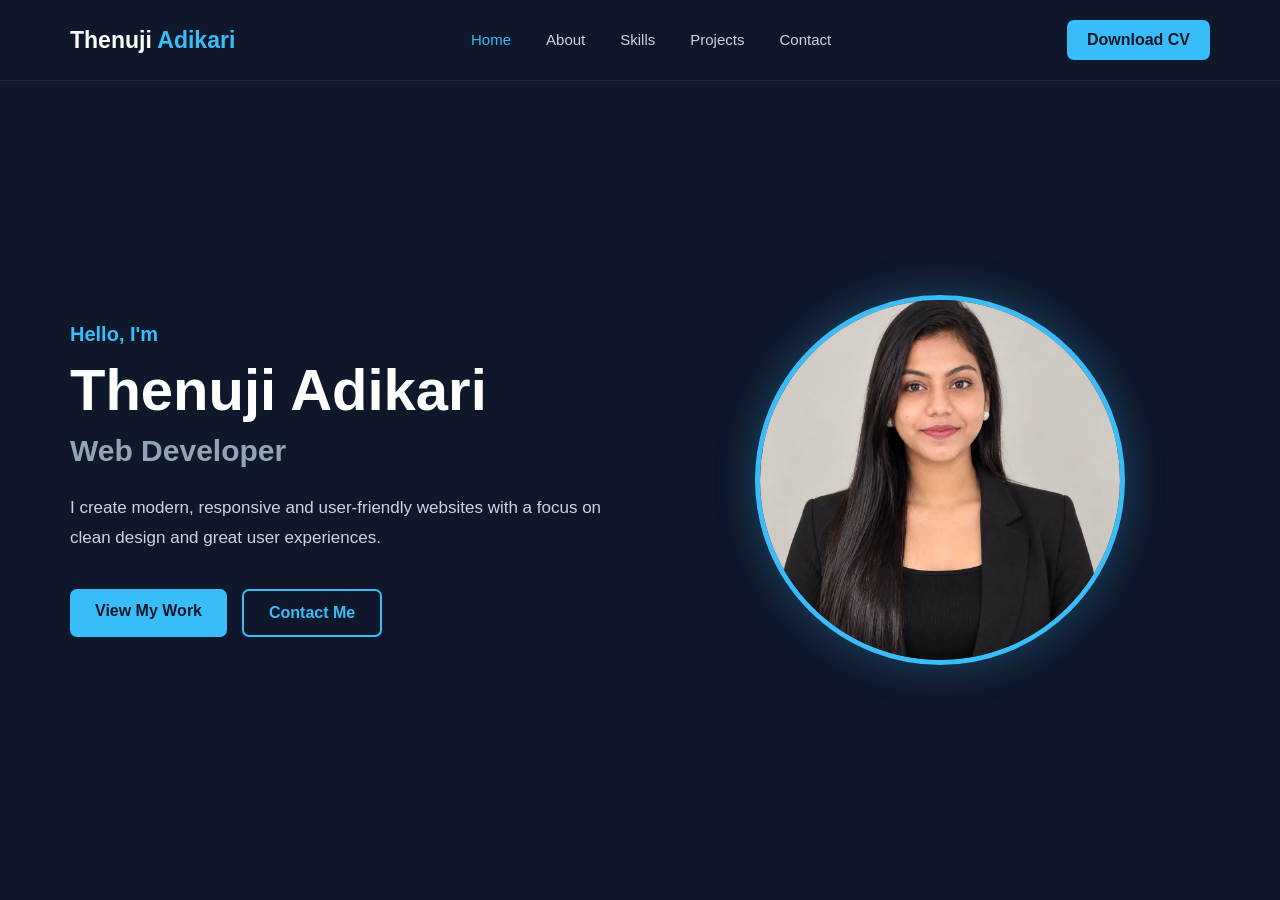
<file: index.html>
﻿<!DOCTYPE html>
<html lang="en">

<head>
    <meta charset="UTF-8">
    <meta name="viewport" content="width=device-width, initial-scale=1.0">

    <title>Thenuji Adikari | Web Developer</title>

    <style>
        * {
            margin: 0;
            padding: 0;
            box-sizing: border-box;
        }

        html {
            scroll-behavior: smooth;
        }

        body {
            font-family: Arial, Helvetica, sans-serif;
            background-color: #0f172a;
            color: #ffffff;
        }

        /* =========================
           NAVIGATION
        ========================= */

        header {
            position: fixed;
            top: 0;
            left: 0;
            width: 100%;
            background-color: #0f172a;
            border-bottom: 1px solid #1e293b;
            z-index: 1000;
        }

        .navbar {
            max-width: 1200px;
            height: 80px;
            margin: auto;
            padding: 0 30px;

            display: flex;
            align-items: center;
            justify-content: space-between;
        }

        .logo {
            color: #ffffff;
            font-size: 23px;
            font-weight: bold;
            text-decoration: none;
        }

        .logo span {
            color: #38bdf8;
        }

        .nav-links {
            display: flex;
            align-items: center;
            gap: 35px;
            list-style: none;
        }

        .nav-links a {
            color: #cbd5e1;
            font-size: 15px;
            text-decoration: none;
            transition: 0.3s;
        }

        .nav-links a:hover,
        .nav-links .active {
            color: #38bdf8;
        }

        /* =========================
           DOWNLOAD CV BUTTON
        ========================= */

        .cv-btn {
            background-color: #38bdf8;
            color: #0f172a;
            padding: 11px 20px;
            border-radius: 7px;
            text-decoration: none;
            font-weight: bold;
            transition: 0.3s;
        }

        .cv-btn:hover {
            background-color: #7dd3fc;
            transform: translateY(-2px);
        }

        /* =========================
           MOBILE MENU BUTTON
        ========================= */

        .menu-btn {
            display: none;
            background: none;
            border: none;
            color: #ffffff;
            font-size: 28px;
            cursor: pointer;
        }

        /* =========================
           HOME SECTION
        ========================= */

        .hero {
            max-width: 1200px;
            min-height: 100vh;
            margin: auto;
            padding: 120px 30px 60px;

            display: flex;
            align-items: center;
            justify-content: space-between;
            gap: 60px;
        }

        /* LEFT SIDE */

        .hero-content {
            flex: 1;
        }

        .intro {
            color: #38bdf8;
            font-size: 20px;
            font-weight: 600;
            margin-bottom: 12px;
        }

        .hero h1 {
            font-size: 58px;
            line-height: 1.1;
            margin-bottom: 12px;
        }

        .hero h2 {
            color: #94a3b8;
            font-size: 30px;
            margin-bottom: 25px;
        }

        .hero-description {
            max-width: 600px;
            color: #cbd5e1;
            font-size: 17px;
            line-height: 1.8;
            margin-bottom: 35px;
        }

        /* =========================
           BUTTONS
        ========================= */

        .hero-buttons {
            display: flex;
            gap: 15px;
        }

        .primary-btn,
        .secondary-btn {
            display: inline-block;
            padding: 13px 25px;
            border-radius: 7px;
            text-decoration: none;
            font-weight: bold;
            transition: 0.3s;
        }

        .primary-btn {
            background-color: #38bdf8;
            color: #0f172a;
        }

        .primary-btn:hover {
            background-color: #7dd3fc;
            transform: translateY(-2px);
        }

        .secondary-btn {
            color: #38bdf8;
            border: 2px solid #38bdf8;
        }

        .secondary-btn:hover {
            background-color: #38bdf8;
            color: #0f172a;
            transform: translateY(-2px);
        }

        /* =========================
           PROFILE IMAGE
        ========================= */

        .hero-image {
            flex: 1;

            display: flex;
            justify-content: center;
            align-items: center;
        }

        .hero-image img {
            width: 370px;
            height: 370px;
            object-fit: cover;

            border-radius: 50%;
            border: 5px solid #38bdf8;

            box-shadow: 0 0 40px rgba(56, 189, 248, 0.30);

            transition: 0.3s;
        }

        .hero-image img:hover {
            transform: scale(1.03);

            box-shadow: 0 0 55px rgba(56, 189, 248, 0.45);
        }

        /* =========================
           TABLET / MOBILE
        ========================= */

        @media (max-width: 850px) {

            .nav-links {
                display: none;
                position: absolute;
                top: 80px;
                left: 0;
                width: 100%;
                background-color: #0f172a;
                padding: 25px;
                flex-direction: column;
                gap: 20px;
                border-top: 1px solid #1e293b;
            }

            .nav-links.show {
                display: flex;
            }

            .cv-btn {
                display: none;
            }

            .menu-btn {
                display: block;
            }

            .hero {
                flex-direction: column-reverse;
                text-align: center;
                padding-top: 130px;
            }

            .hero-content {
                display: flex;
                flex-direction: column;
                align-items: center;
            }

            .hero h1 {
                font-size: 42px;
            }

            .hero h2 {
                font-size: 25px;
            }

            .hero-image img {
                width: 260px;
                height: 260px;
            }

            .hero-buttons {
                justify-content: center;
            }
        }

        /* =========================
           SMALL PHONES
        ========================= */

        @media (max-width: 480px) {

            .navbar {
                padding: 0 20px;
            }

            .logo {
                font-size: 20px;
            }

            .hero {
                padding-left: 20px;
                padding-right: 20px;
            }

            .hero h1 {
                font-size: 36px;
            }

            .hero h2 {
                font-size: 22px;
            }

            .hero-description {
                font-size: 15px;
            }

            .hero-buttons {
                flex-direction: column;
                width: 100%;
            }

            .primary-btn,
            .secondary-btn {
                width: 100%;
                text-align: center;
            }

            .hero-image img {
                width: 220px;
                height: 220px;
            }
        }
    </style>

</head>

<body>

    <!-- =========================
         NAVIGATION
    ========================= -->

    <header>

        <nav class="navbar">

            <a href="index.html" class="logo">
                Thenuji <span>Adikari</span>
            </a>

            <ul class="nav-links" id="navLinks">

                <li>
                    <a href="index.html" class="active">Home</a>
                </li>

                <li>
                    <a href="about.html">About</a>
                </li>

                <li>
                    <a href="skills.html">Skills</a>
                </li>

                <li>
                    <a href="projects.html">Projects</a>
                </li>

                <li>
                    <a href="contact.html">Contact</a>
                </li>

            </ul>


<!-- DOWNLOAD CV -->
<a href="Thenuji_Adikari_CV.pdf"
   class="cv-btn"
   download>
    Download CV
</a>

            <button class="menu-btn"
                    id="menuBtn"
                    type="button">
                ☰
            </button>

        </nav>

    </header>


    <!-- =========================
         HOME
    ========================= -->

    <main>

        <section class="hero">

            <!-- LEFT SIDE -->

            <div class="hero-content">

                <p class="intro">
                    Hello, I'm
                </p>

                <h1>
                    Thenuji Adikari
                </h1>

                <h2>
                    Web Developer
                </h2>

                <p class="hero-description">
                    I create modern, responsive and user-friendly
                    websites with a focus on clean design and
                    great user experiences.
                </p>

                <div class="hero-buttons">

                    <a href="projects.html"
                       class="primary-btn">
                        View My Work
                    </a>

                    <a href="contact.html"
                       class="secondary-btn">
                        Contact Me
                    </a>

                </div>

            </div>


            <!-- RIGHT SIDE -->

            <div class="hero-image">

                <img src="profile.jpg"
     alt="Thenuji Adikari">

            </div>

        </section>

    </main>


    <!-- MOBILE MENU JAVASCRIPT -->

    <script>

        const menuBtn = document.getElementById("menuBtn");
        const navLinks = document.getElementById("navLinks");

        menuBtn.addEventListener("click", function () {
            navLinks.classList.toggle("show");
        });

    </script>

</body>

</html>
</file>
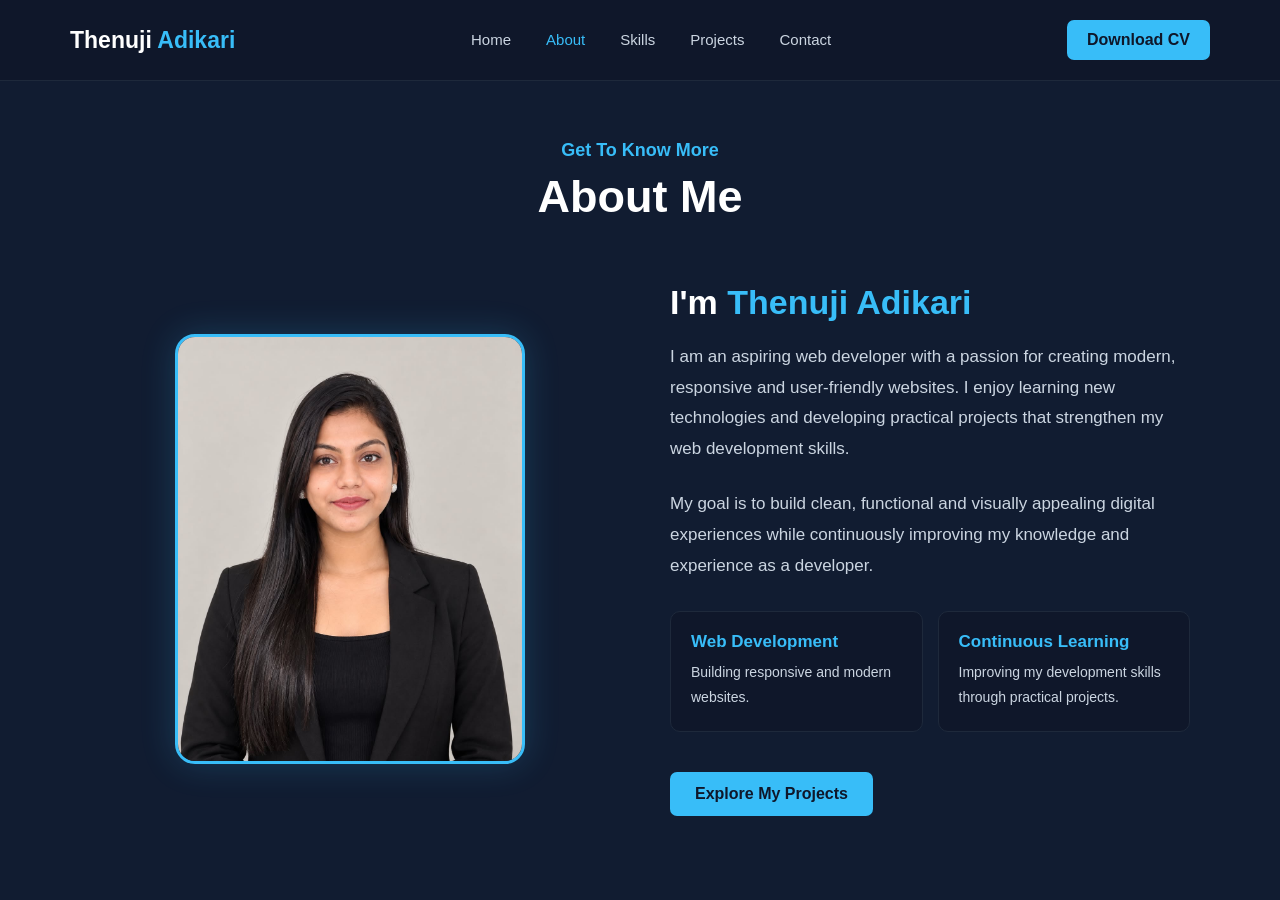
<file: about.html>
﻿<!DOCTYPE html>
<html lang="en">

<head>
    <meta charset="UTF-8">
    <meta name="viewport" content="width=device-width, initial-scale=1.0">

    <title>About Me | Thenuji Adikari</title>

    <style>
        * {
            margin: 0;
            padding: 0;
            box-sizing: border-box;
        }

        body {
            font-family: Arial, Helvetica, sans-serif;
            background-color: #0f172a;
            color: #ffffff;
        }

        /* NAVBAR */

        header {
            position: fixed;
            top: 0;
            left: 0;
            width: 100%;
            background-color: #0f172a;
            border-bottom: 1px solid #1e293b;
            z-index: 1000;
        }

        .navbar {
            max-width: 1200px;
            height: 80px;
            margin: auto;
            padding: 0 30px;

            display: flex;
            align-items: center;
            justify-content: space-between;
        }

        .logo {
            color: white;
            font-size: 23px;
            font-weight: bold;
            text-decoration: none;
        }

        .logo span {
            color: #38bdf8;
        }

        .nav-links {
            display: flex;
            gap: 35px;
            list-style: none;
        }

        .nav-links a {
            color: #cbd5e1;
            text-decoration: none;
            font-size: 15px;
            transition: 0.3s;
        }

        .nav-links a:hover,
        .nav-links .active {
            color: #38bdf8;
        }

        .cv-btn {
            background-color: #38bdf8;
            color: #0f172a;
            padding: 11px 20px;
            border-radius: 7px;
            text-decoration: none;
            font-weight: bold;
        }

        .cv-btn:hover {
            background-color: #7dd3fc;
        }

        .menu-btn {
            display: none;
            background: none;
            border: none;
            color: white;
            font-size: 28px;
            cursor: pointer;
        }

        /* ABOUT SECTION */

        .about {
            min-height: 100vh;
            padding: 140px 30px 80px;
            background-color: #111c31;
        }

        .about-container {
            max-width: 1100px;
            margin: auto;
        }

        .section-heading {
            text-align: center;
            margin-bottom: 60px;
        }

        .section-heading p {
            color: #38bdf8;
            font-size: 18px;
            font-weight: bold;
            margin-bottom: 10px;
        }

        .section-heading h1 {
            font-size: 45px;
        }

        .about-content {
            display: grid;
            grid-template-columns: 1fr 1fr;
            gap: 60px;
            align-items: center;
        }

        /* ABOUT IMAGE */

        .about-image {
            display: flex;
            justify-content: center;
        }

        .about-image img {
            width: 350px;
            height: 430px;
            object-fit: cover;
            border-radius: 20px;
            border: 3px solid #38bdf8;
            box-shadow: 0 0 35px rgba(56, 189, 248, 0.20);
        }

        /* ABOUT TEXT */

        .about-text h2 {
            font-size: 34px;
            margin-bottom: 20px;
        }

        .about-text h2 span {
            color: #38bdf8;
        }

        .about-text p {
            color: #cbd5e1;
            font-size: 17px;
            line-height: 1.8;
            margin-bottom: 25px;
        }

        /* INFO CARDS */

        .info-cards {
            display: grid;
            grid-template-columns: 1fr 1fr;
            gap: 15px;
            margin: 30px 0;
        }

        .info-card {
            background-color: #0f172a;
            border: 1px solid #1e293b;
            padding: 20px;
            border-radius: 10px;
        }

        .info-card h3 {
            color: #38bdf8;
            font-size: 17px;
            margin-bottom: 8px;
        }

        .info-card p {
            font-size: 14px;
            margin: 0;
        }

        /* BUTTON */

        .projects-btn {
            display: inline-block;
            margin-top: 10px;
            padding: 13px 25px;
            background-color: #38bdf8;
            color: #0f172a;
            text-decoration: none;
            font-weight: bold;
            border-radius: 7px;
            transition: 0.3s;
        }

        .projects-btn:hover {
            background-color: #7dd3fc;
            transform: translateY(-2px);
        }

        /* MOBILE */

        @media (max-width: 850px) {

            .nav-links {
                display: none;
                position: absolute;
                top: 80px;
                left: 0;
                width: 100%;
                background-color: #0f172a;
                padding: 25px;
                flex-direction: column;
                text-align: center;
            }

            .nav-links.show {
                display: flex;
            }

            .cv-btn {
                display: none;
            }

            .menu-btn {
                display: block;
            }

            .about-content {
                grid-template-columns: 1fr;
            }

            .about-text {
                text-align: center;
            }
        }

        @media (max-width: 480px) {

            .navbar {
                padding: 0 20px;
            }

            .section-heading h1 {
                font-size: 36px;
            }

            .about-image img {
                width: 280px;
                height: 350px;
            }

            .info-cards {
                grid-template-columns: 1fr;
            }
        }
    </style>

</head>

<body>

    <!-- NAVIGATION -->

    <header>

        <nav class="navbar">

            <a href="index.html" class="logo">
                Thenuji <span>Adikari</span>
            </a>

            <ul class="nav-links" id="navLinks">

                <li>
                    <a href="index.html">Home</a>
                </li>

                <li>
                    <a href="about.html" class="active">About</a>
                </li>

                <li>
                    <a href="skills.html">Skills</a>
                </li>

                <li>
                    <a href="projects.html">Projects</a>
                </li>

                <li>
                    <a href="contact.html">Contact</a>
                </li>

            </ul>

            
<!-- DOWNLOAD CV -->
<a href="Thenuji_Adikari_CV.pdf"
   class="cv-btn"
   download>
    Download CV
</a>

            <button class="menu-btn"
                    id="menuBtn"
                    type="button">
                ☰
            </button>

        </nav>

    </header>


    <!-- ABOUT -->

    <main>

        <section class="about">

            <div class="about-container">

                <div class="section-heading">

                    <p>Get To Know More</p>

                    <h1>About Me</h1>

                </div>


                <div class="about-content">

                    <!-- IMAGE -->

                    <div class="about-image">

                        <img src="images/profile.jpg"
                             alt="Thenuji Adikari">

                    </div>


                    <!-- TEXT -->

                    <div class="about-text">

                        <h2>
                            I'm <span>Thenuji Adikari</span>
                        </h2>

                        <p>
                            I am an aspiring web developer with a passion
                            for creating modern, responsive and user-friendly
                            websites. I enjoy learning new technologies and
                            developing practical projects that strengthen my
                            web development skills.
                        </p>

                        <p>
                            My goal is to build clean, functional and visually
                            appealing digital experiences while continuously
                            improving my knowledge and experience as a developer.
                        </p>


                        <div class="info-cards">

                            <div class="info-card">
                                <h3>Web Development</h3>
                                <p>
                                    Building responsive and modern websites.
                                </p>
                            </div>

                            <div class="info-card">
                                <h3>Continuous Learning</h3>
                                <p>
                                    Improving my development skills through
                                    practical projects.
                                </p>
                            </div>

                        </div>


                        <a href="projects.html"
                           class="projects-btn">
                            Explore My Projects
                        </a>

                    </div>

                </div>

            </div>

        </section>

    </main>


    <script>

        const menuBtn = document.getElementById("menuBtn");
        const navLinks = document.getElementById("navLinks");

        menuBtn.addEventListener("click", function () {
            navLinks.classList.toggle("show");
        });

    </script>

</body>

</html>
</file>
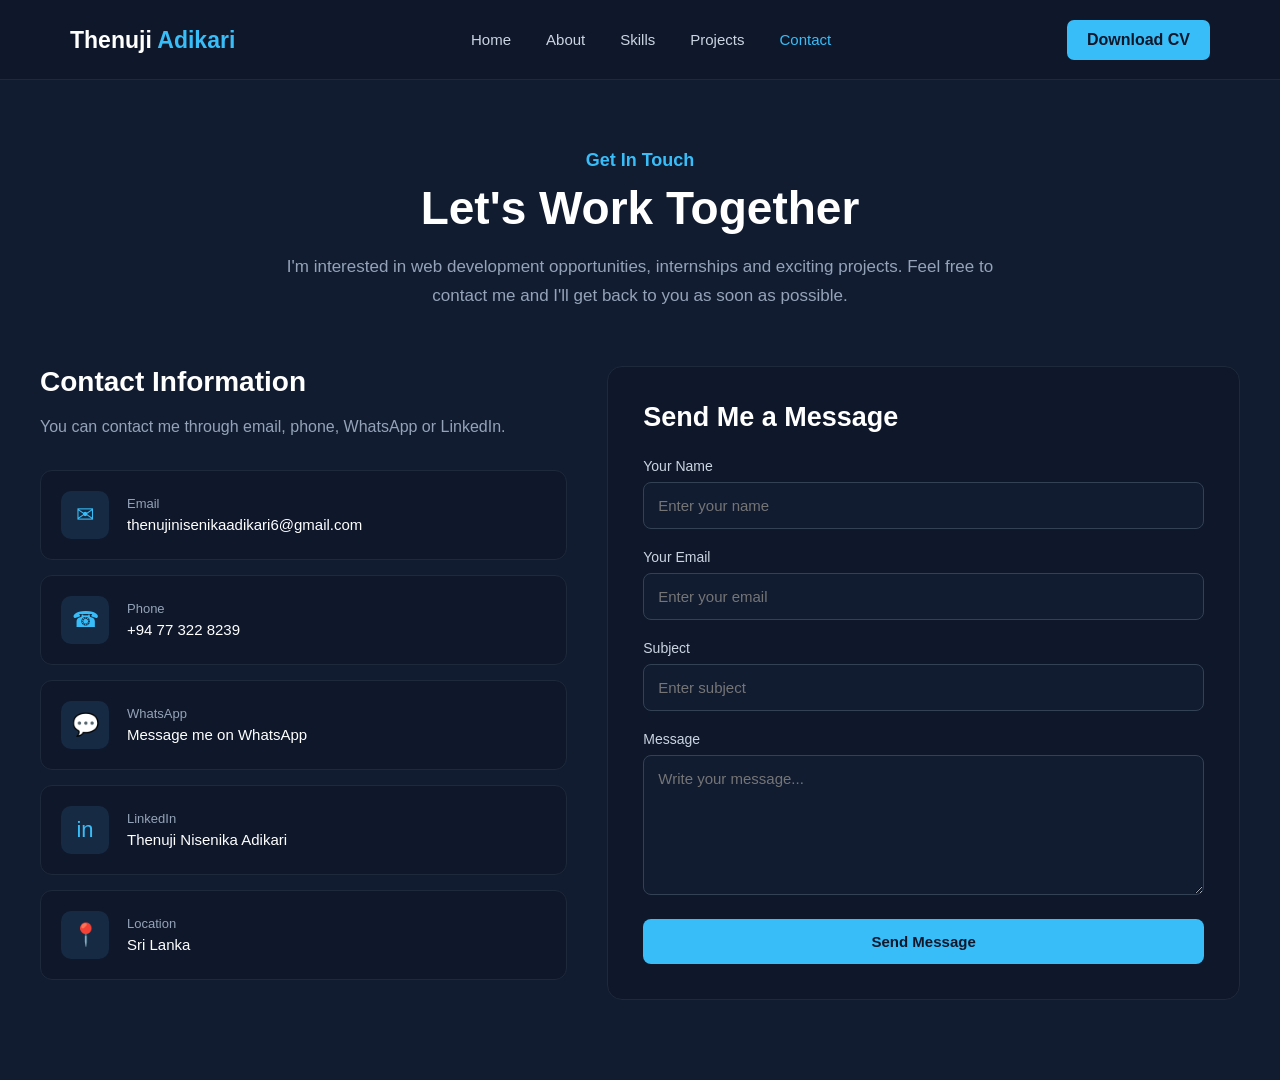
<file: contact.html>
﻿<!DOCTYPE html>
<html lang="en">

<head>
    <meta charset="UTF-8">
    <meta name="viewport" content="width=device-width, initial-scale=1.0">

    <title>Contact | Thenuji Adikari</title>

    <style>

        * {
            margin: 0;
            padding: 0;
            box-sizing: border-box;
        }

        body {
            font-family: Arial, Helvetica, sans-serif;
            background: #111c31;
            color: white;
        }

        /* NAVBAR */

        header {
            width: 100%;
            height: 80px;
            background: #0f172a;
            border-bottom: 1px solid #1e293b;
        }

        .navbar {
            max-width: 1200px;
            height: 80px;
            margin: auto;
            padding: 0 30px;

            display: flex;
            align-items: center;
            justify-content: space-between;
        }

        .logo {
            color: white;
            font-size: 23px;
            font-weight: bold;
            text-decoration: none;
        }

        .logo span {
            color: #38bdf8;
        }

        .nav-links {
            display: flex;
            gap: 35px;
            list-style: none;
        }

        .nav-links a {
            color: #cbd5e1;
            text-decoration: none;
            font-size: 15px;
            transition: 0.3s;
        }

        .nav-links a:hover,
        .nav-links a.active {
            color: #38bdf8;
        }

        .cv-btn {
            background: #38bdf8;
            color: #0f172a;
            padding: 11px 20px;
            border-radius: 7px;
            text-decoration: none;
            font-weight: bold;
        }

        /* CONTACT PAGE */

        .contact-page {
            min-height: calc(100vh - 80px);
            padding: 70px 30px 80px;
        }

        .contact-container {
            max-width: 1200px;
            margin: auto;
        }

        .contact-heading {
            max-width: 750px;
            margin: 0 auto 55px;
            text-align: center;
        }

        .section-label {
            color: #38bdf8;
            font-size: 18px;
            font-weight: bold;
            margin-bottom: 10px;
        }

        .contact-heading h1 {
            font-size: 46px;
            margin-bottom: 18px;
        }

        .contact-heading p:last-child {
            color: #94a3b8;
            font-size: 17px;
            line-height: 1.7;
        }

        /* TWO COLUMNS */

        .contact-content {
            display: grid;
            grid-template-columns: 1fr 1.2fr;
            gap: 40px;
            align-items: start;
        }

        /* LEFT */

        .contact-info h2 {
            font-size: 28px;
            margin-bottom: 15px;
        }

        .contact-info > p {
            color: #94a3b8;
            line-height: 1.7;
            margin-bottom: 30px;
        }

        .contact-card {
            background: #0f172a;
            border: 1px solid #1e293b;
            border-radius: 12px;
            padding: 20px;

            margin-bottom: 15px;

            display: flex;
            align-items: center;
            gap: 18px;

            transition: 0.3s;
        }

        .contact-card:hover {
            border-color: #38bdf8;
            transform: translateY(-3px);
        }

        .contact-icon {
            width: 48px;
            height: 48px;

            border-radius: 10px;

            background: #162a43;
            color: #38bdf8;

            display: flex;
            align-items: center;
            justify-content: center;

            font-size: 22px;
        }

        .contact-details span {
            display: block;
            color: #94a3b8;
            font-size: 13px;
            margin-bottom: 5px;
        }

        .contact-details a,
        .contact-details p {
            color: white;
            text-decoration: none;
            font-size: 15px;
            word-break: break-word;
        }

        .contact-details a:hover {
            color: #38bdf8;
        }

        /* CONTACT FORM */

        .contact-form {
            background: #0f172a;
            border: 1px solid #1e293b;
            border-radius: 15px;
            padding: 35px;
        }

        .contact-form h2 {
            font-size: 27px;
            margin-bottom: 25px;
        }

        .form-group {
            margin-bottom: 20px;
        }

        .form-group label {
            display: block;
            margin-bottom: 8px;
            color: #cbd5e1;
            font-size: 14px;
        }

        .form-group input,
        .form-group textarea {
            width: 100%;
            padding: 14px;

            border: 1px solid #334155;
            border-radius: 8px;

            background: #111c31;
            color: white;

            font-size: 15px;
            font-family: Arial, Helvetica, sans-serif;

            outline: none;

            transition: 0.3s;
        }

        .form-group input:focus,
        .form-group textarea:focus {
            border-color: #38bdf8;
        }

        .form-group textarea {
            height: 140px;
            resize: vertical;
        }

        .send-btn {
            width: 100%;

            border: none;
            border-radius: 8px;

            padding: 14px;

            background: #38bdf8;
            color: #0f172a;

            font-size: 15px;
            font-weight: bold;

            cursor: pointer;

            transition: 0.3s;
        }

        .send-btn:hover {
            background: #7dd3fc;
            transform: translateY(-2px);
        }

        /* MOBILE */

        @media (max-width: 850px) {

            .nav-links {
                gap: 15px;
            }

            .contact-content {
                grid-template-columns: 1fr;
            }
        }

        @media (max-width: 700px) {

            .nav-links {
                display: none;
            }

            .cv-btn {
                display: none;
            }

            .contact-page {
                padding: 50px 20px;
            }

            .contact-heading h1 {
                font-size: 36px;
            }

            .contact-form {
                padding: 25px;
            }
        }

    </style>

</head>


<body>

<!-- NAVBAR -->

<header>

    <nav class="navbar">

        <a href="index.html" class="logo">
            Thenuji <span>Adikari</span>
        </a>

        <ul class="nav-links">

            <li>
                <a href="index.html">Home</a>
            </li>

            <li>
                <a href="about.html">About</a>
            </li>

            <li>
                <a href="skills.html">Skills</a>
            </li>

            <li>
                <a href="projects.html">Projects</a>
            </li>

            <li>
                <a href="contact.html" class="active">Contact</a>
            </li>

        </ul>

      
<!-- DOWNLOAD CV -->
<a href="Thenuji_Adikari_CV.pdf"
   class="cv-btn"
   download>
    Download CV
</a>


    </nav>

</header>


<!-- CONTACT -->

<main class="contact-page">

    <div class="contact-container">

        <div class="contact-heading">

            <p class="section-label">
                Get In Touch
            </p>

            <h1>Let's Work Together</h1>

            <p>
                I'm interested in web development opportunities,
                internships and exciting projects. Feel free to contact
                me and I'll get back to you as soon as possible.
            </p>

        </div>


        <div class="contact-content">


            <!-- LEFT SIDE -->

            <div class="contact-info">

                <h2>Contact Information</h2>

                <p>
                    You can contact me through email, phone,
                    WhatsApp or LinkedIn.
                </p>


                <!-- EMAIL -->

                <div class="contact-card">

                    <div class="contact-icon">
                        ✉
                    </div>

                    <div class="contact-details">

                        <span>Email</span>

                        <a href="mailto:thenujinisenikaadikari6@gmail.com">
                            thenujinisenikaadikari6@gmail.com
                        </a>

                    </div>

                </div>


                <!-- PHONE -->

                <div class="contact-card">

                    <div class="contact-icon">
                        ☎
                    </div>

                    <div class="contact-details">

                        <span>Phone</span>

                        <a href="tel:+94773228239">
                            +94 77 322 8239
                        </a>

                    </div>

                </div>


                <!-- WHATSAPP -->

                <div class="contact-card">

                    <div class="contact-icon">
                        💬
                    </div>

                    <div class="contact-details">

                        <span>WhatsApp</span>

                        <a href="https://wa.me/94773228239"
                           target="_blank">
                            Message me on WhatsApp
                        </a>

                    </div>

                </div>


                <!-- LINKEDIN -->

                <div class="contact-card">

                    <div class="contact-icon">
                        in
                    </div>

                    <div class="contact-details">

                        <span>LinkedIn</span>

                        <a href="https://www.linkedin.com/in/thenuji-nisenika-adikari-7bb974348"
                           target="_blank">
                            Thenuji Nisenika Adikari
                        </a>

                    </div>

                </div>


                <!-- LOCATION -->

                <div class="contact-card">

                    <div class="contact-icon">
                        📍
                    </div>

                    <div class="contact-details">

                        <span>Location</span>

                        <p>Sri Lanka</p>

                    </div>

                </div>

            </div>


            <!-- RIGHT SIDE -->

            <div class="contact-form">

                <h2>Send Me a Message</h2>

                <form id="contactForm">

                    <div class="form-group">

                        <label for="name">
                            Your Name
                        </label>

                        <input
                            type="text"
                            id="name"
                            placeholder="Enter your name"
                            required>

                    </div>


                    <div class="form-group">

                        <label for="email">
                            Your Email
                        </label>

                        <input
                            type="email"
                            id="email"
                            placeholder="Enter your email"
                            required>

                    </div>


                    <div class="form-group">

                        <label for="subject">
                            Subject
                        </label>

                        <input
                            type="text"
                            id="subject"
                            placeholder="Enter subject"
                            required>

                    </div>


                    <div class="form-group">

                        <label for="message">
                            Message
                        </label>

                        <textarea
                            id="message"
                            placeholder="Write your message..."
                            required></textarea>

                    </div>


                    <button type="submit" class="send-btn">
                        Send Message
                    </button>

                </form>

            </div>

        </div>

    </div>

</main>


<script>

    document
        .getElementById("contactForm")
        .addEventListener("submit", function(event) {

            event.preventDefault();

            const name =
                document.getElementById("name").value;

            const email =
                document.getElementById("email").value;

            const subject =
                document.getElementById("subject").value;

            const message =
                document.getElementById("message").value;


            const body =
                "Name: " + name +
                "\nEmail: " + email +
                "\n\n" + message;


            window.location.href =
                "mailto:thenujinisenikaadikari6@gmail.com" +
                "?subject=" + encodeURIComponent(subject) +
                "&body=" + encodeURIComponent(body);

        });

</script>

</body>

</html>
</file>
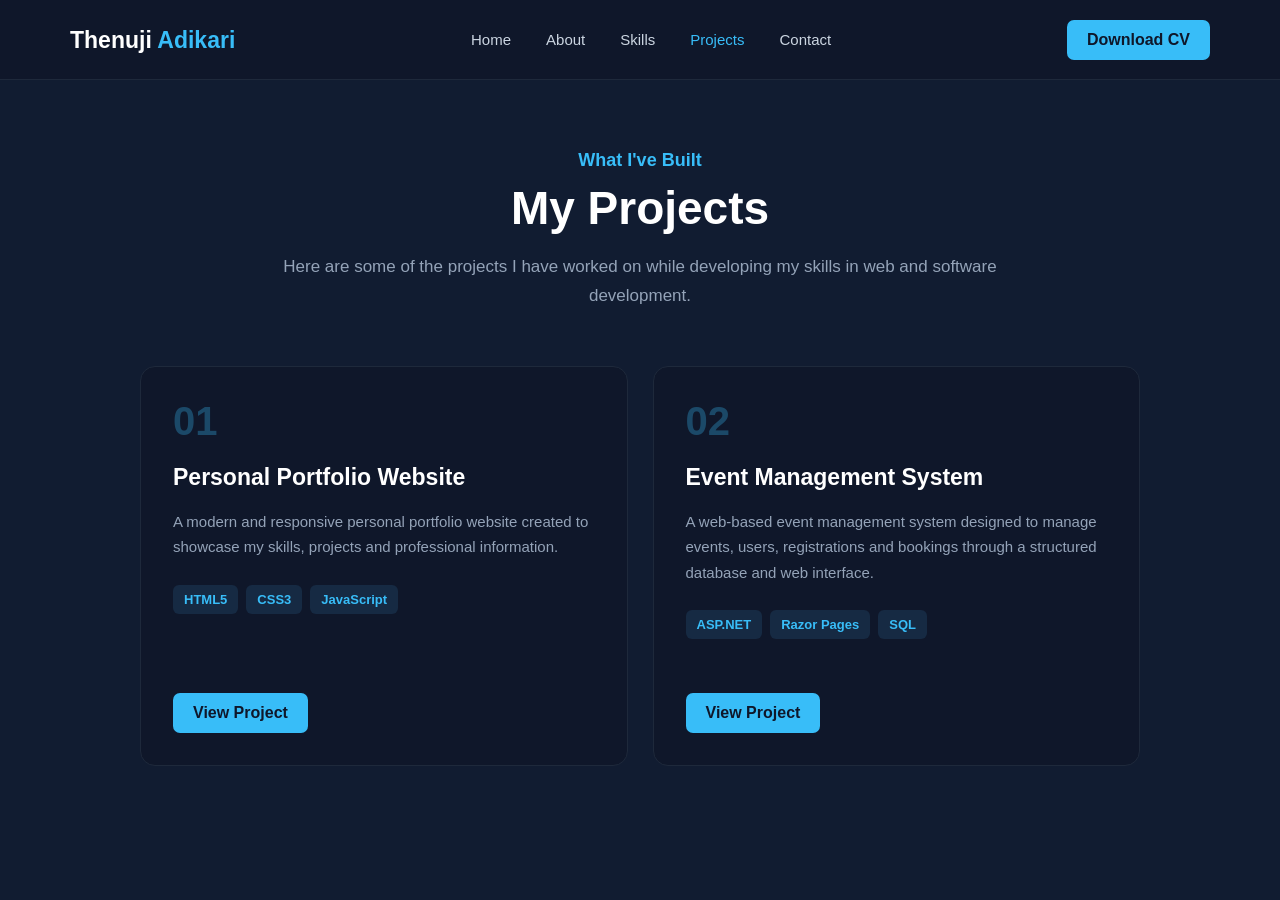
<file: projects.html>
<!DOCTYPE html>
<html lang="en">

<head>
    <meta charset="UTF-8">
    <meta name="viewport" content="width=device-width, initial-scale=1.0">

    <title>Projects | Thenuji Adikari</title>

    <style>
        * {
            margin: 0;
            padding: 0;
            box-sizing: border-box;
        }

        body {
            font-family: Arial, Helvetica, sans-serif;
            background: #111c31;
            color: white;
        }

        /* ================= NAVIGATION ================= */

        header {
            width: 100%;
            height: 80px;
            background: #0f172a;
            border-bottom: 1px solid #1e293b;
        }

        .navbar {
            max-width: 1200px;
            height: 80px;
            margin: auto;
            padding: 0 30px;

            display: flex;
            align-items: center;
            justify-content: space-between;
        }

        .logo {
            color: white;
            font-size: 23px;
            font-weight: bold;
            text-decoration: none;
        }

        .logo span {
            color: #38bdf8;
        }

        .nav-links {
            display: flex;
            align-items: center;
            gap: 35px;
            list-style: none;
        }

        .nav-links a {
            color: #cbd5e1;
            text-decoration: none;
            font-size: 15px;
        }

        .nav-links a:hover,
        .nav-links a.active {
            color: #38bdf8;
        }

        /* ================= CV BUTTON ================= */

        .cv-btn {
            background: #38bdf8;
            color: #0f172a;
            padding: 11px 20px;
            border-radius: 7px;
            text-decoration: none;
            font-weight: bold;
            transition: 0.3s;
        }

        .cv-btn:hover {
            background: #7dd3fc;
            transform: translateY(-2px);
        }

        .menu-btn {
            display: none;
            background: none;
            border: none;
            color: white;
            font-size: 28px;
            cursor: pointer;
        }

        /* ================= PROJECTS PAGE ================= */

        .projects-page {
            min-height: calc(100vh - 80px);
            padding: 70px 30px 80px;
        }

        .projects-heading {
            text-align: center;
            max-width: 750px;
            margin: 0 auto 55px;
        }

        .section-label {
            color: #38bdf8;
            font-size: 18px;
            font-weight: bold;
            margin-bottom: 10px;
        }

        .projects-heading h1 {
            font-size: 46px;
            margin-bottom: 18px;
        }

        .projects-heading > p:last-child {
            color: #94a3b8;
            font-size: 17px;
            line-height: 1.7;
        }

        /* ================= PROJECT GRID ================= */

        .projects-grid {
            max-width: 1000px;
            margin: auto;

            display: grid;
            grid-template-columns: repeat(2, 1fr);
            gap: 25px;
        }

        .project-card {
            background: #0f172a;
            border: 1px solid #1e293b;
            border-radius: 15px;
            padding: 32px;
            min-height: 400px;

            display: flex;
            flex-direction: column;

            transition: 0.3s;
        }

        .project-card:hover {
            transform: translateY(-8px);
            border-color: #38bdf8;
            box-shadow: 0 15px 35px rgba(0, 0, 0, 0.25);
        }

        .project-number {
            color: #38bdf8;
            font-size: 40px;
            font-weight: bold;
            opacity: 0.3;
            margin-bottom: 20px;
        }

        .project-card h2 {
            font-size: 23px;
            margin-bottom: 18px;
        }

        .project-card > p {
            color: #94a3b8;
            font-size: 15px;
            line-height: 1.7;
            margin-bottom: 25px;
        }

        .project-tech {
            display: flex;
            flex-wrap: wrap;
            gap: 8px;
            margin-bottom: 25px;
        }

        .project-tech span {
            background: #162a43;
            color: #38bdf8;
            padding: 7px 11px;
            border-radius: 6px;
            font-size: 13px;
            font-weight: bold;
        }

        .project-btn {
            margin-top: auto;
            align-self: flex-start;

            background: #38bdf8;
            color: #0f172a;

            padding: 11px 20px;
            border-radius: 7px;

            text-decoration: none;
            font-weight: bold;

            transition: 0.3s;
        }

        .project-btn:hover {
            background: #7dd3fc;
            transform: translateY(-2px);
        }

        /* ================= RESPONSIVE ================= */

        @media (max-width: 850px) {

            .nav-links {
                display: none;
                position: absolute;
                top: 80px;
                left: 0;
                width: 100%;
                background: #0f172a;
                padding: 25px;
                flex-direction: column;
                gap: 20px;
                border-top: 1px solid #1e293b;
                z-index: 1000;
            }

            .nav-links.show {
                display: flex;
            }

            .cv-btn {
                display: none;
            }

            .menu-btn {
                display: block;
            }

            .projects-grid {
                grid-template-columns: 1fr;
                max-width: 600px;
            }
        }

        @media (max-width: 480px) {

            .navbar {
                padding: 0 20px;
            }

            .logo {
                font-size: 20px;
            }

            .projects-page {
                padding: 50px 20px;
            }

            .projects-heading h1 {
                font-size: 36px;
            }
        }
    </style>

</head>

<body>

    <!-- ================= NAVIGATION ================= -->

    <header>

        <nav class="navbar">

            <!-- LOGO -->

            <a href="index.html" class="logo">
                Thenuji <span>Adikari</span>
            </a>


            <!-- NAVIGATION LINKS -->

            <ul class="nav-links" id="navLinks">

                <li>
                    <a href="index.html">Home</a>
                </li>

                <li>
                    <a href="about.html">About</a>
                </li>

                <li>
                    <a href="skills.html">Skills</a>
                </li>

                <li>
                    <a href="projects.html" class="active">Projects</a>
                </li>

                <li>
                    <a href="contact.html">Contact</a>
                </li>

            </ul>


            <!-- DOWNLOAD CV -->

            <a href="Thenuji_Adikari_CV.pdf"
               class="cv-btn"
               download>
                Download CV
            </a>


            <!-- MOBILE MENU -->

            <button class="menu-btn"
                    id="menuBtn"
                    type="button">
                ☰
            </button>

        </nav>

    </header>


    <!-- ================= PROJECTS ================= -->

    <main class="projects-page">

        <!-- PAGE HEADING -->

        <div class="projects-heading">

            <p class="section-label">
                What I've Built
            </p>

            <h1>
                My Projects
            </h1>

            <p>
                Here are some of the projects I have worked on while
                developing my skills in web and software development.
            </p>

        </div>


        <!-- ================= PROJECT CARDS ================= -->

        <div class="projects-grid">


            <!-- ================= PROJECT 01 ================= -->

            <div class="project-card">

                <div class="project-number">
                    01
                </div>

                <h2>
                    Personal Portfolio Website
                </h2>

                <p>
                    A modern and responsive personal portfolio website
                    created to showcase my skills, projects and
                    professional information.
                </p>

                <div class="project-tech">

                    <span>HTML5</span>
                    <span>CSS3</span>
                    <span>JavaScript</span>

                </div>

                <a href="index.html"
                   class="project-btn">
                    View Project
                </a>

            </div>


            <!-- ================= PROJECT 02 ================= -->

            <div class="project-card">

                <div class="project-number">
                    02
                </div>

                <h2>
                    Event Management System
                </h2>

                <p>
                    A web-based event management system designed to manage
                    events, users, registrations and bookings through a
                    structured database and web interface.
                </p>

                <div class="project-tech">

                    <span>ASP.NET</span>
                    <span>Razor Pages</span>
                    <span>SQL</span>

                </div>

                <a href="https://github.com/ThenujiAdikari/personal-portfolio/raw/refs/heads/main/KMC-Event-Management-System-Source.zip"
                   class="project-btn">
                    View Project
                </a>

            </div>

        </div>

    </main>


    <!-- ================= MOBILE MENU JAVASCRIPT ================= -->

    <script>

        const menuBtn = document.getElementById("menuBtn");
        const navLinks = document.getElementById("navLinks");

        menuBtn.addEventListener("click", function () {

            navLinks.classList.toggle("show");

        });

    </script>

</body>

</html>
</file>
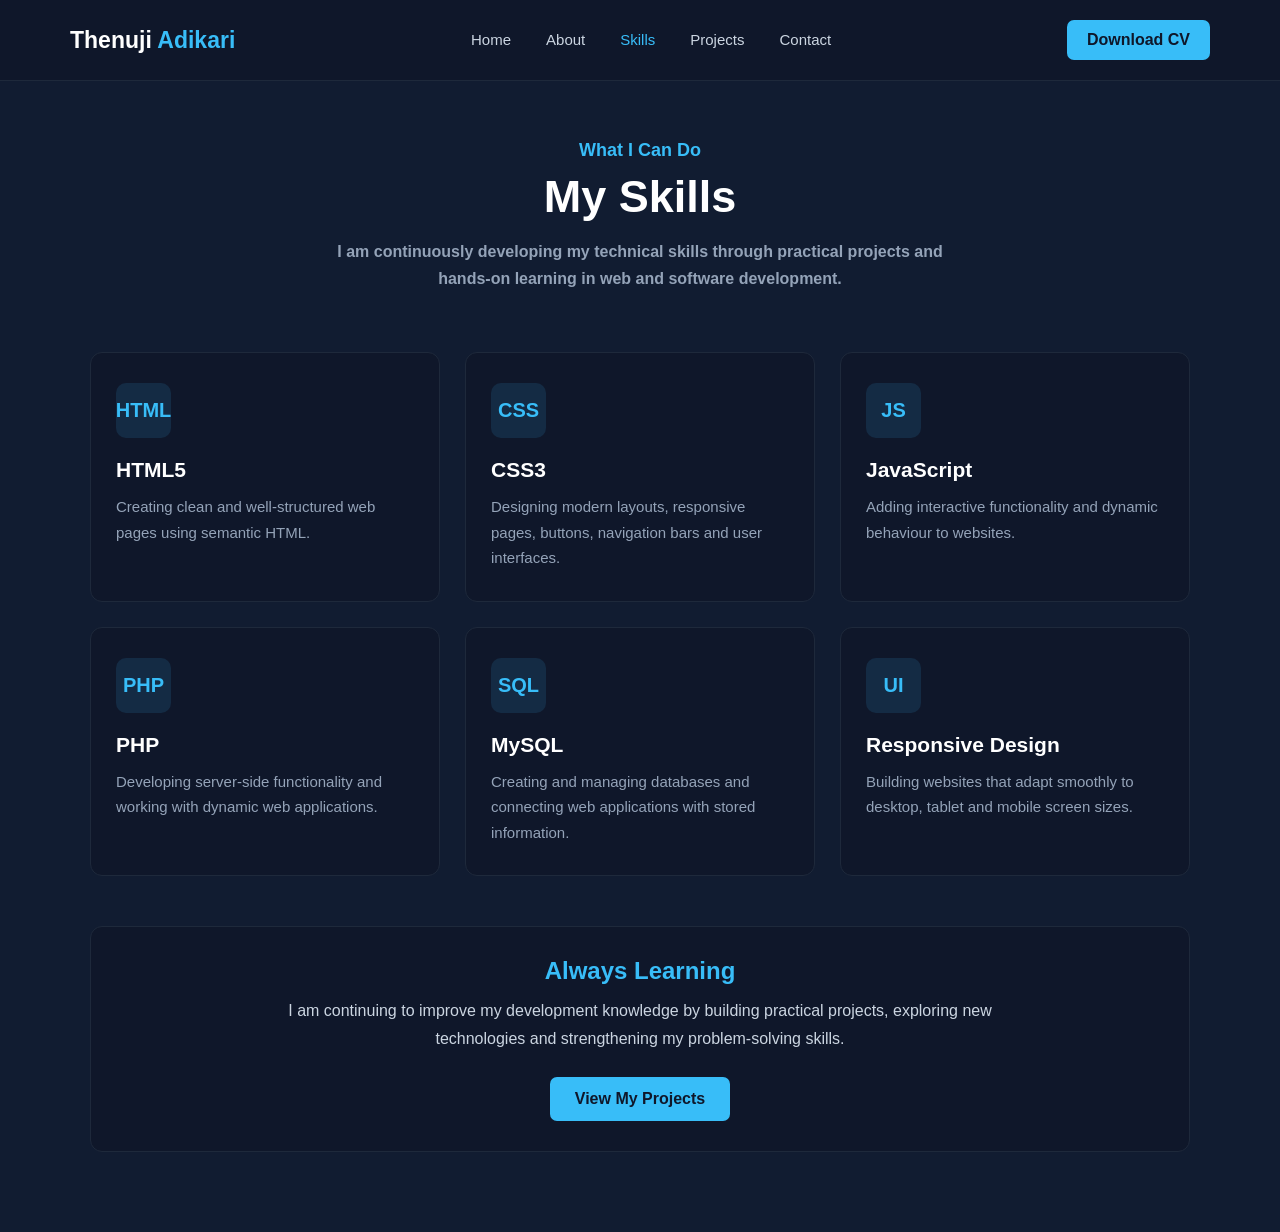
<file: skills.html>
﻿<!DOCTYPE html>
<html lang="en">

<head>
    <meta charset="UTF-8">
    <meta name="viewport" content="width=device-width, initial-scale=1.0">

    <title>Skills | Thenuji Adikari</title>

    <style>
        * {
            margin: 0;
            padding: 0;
            box-sizing: border-box;
        }

        body {
            font-family: Arial, Helvetica, sans-serif;
            background-color: #0f172a;
            color: #ffffff;
        }

        /* ================= NAVBAR ================= */

        header {
            position: fixed;
            top: 0;
            left: 0;
            width: 100%;
            background-color: #0f172a;
            border-bottom: 1px solid #1e293b;
            z-index: 1000;
        }

        .navbar {
            max-width: 1200px;
            height: 80px;
            margin: auto;
            padding: 0 30px;

            display: flex;
            align-items: center;
            justify-content: space-between;
        }

        .logo {
            color: white;
            font-size: 23px;
            font-weight: bold;
            text-decoration: none;
        }

        .logo span {
            color: #38bdf8;
        }

        .nav-links {
            display: flex;
            align-items: center;
            gap: 35px;
            list-style: none;
        }

        .nav-links a {
            color: #cbd5e1;
            text-decoration: none;
            font-size: 15px;
            transition: 0.3s;
        }

        .nav-links a:hover,
        .nav-links .active {
            color: #38bdf8;
        }

        /* CV BUTTON */

        .cv-btn {
            background-color: #38bdf8;
            color: #0f172a;
            padding: 11px 20px;
            border-radius: 7px;
            text-decoration: none;
            font-weight: bold;
            transition: 0.3s;
        }

        .cv-btn:hover {
            background-color: #7dd3fc;
            transform: translateY(-2px);
        }

        .menu-btn {
            display: none;
            background: none;
            border: none;
            color: white;
            font-size: 28px;
            cursor: pointer;
        }

        /* ================= SKILLS PAGE ================= */

        .skills-section {
            min-height: 100vh;
            padding: 140px 30px 80px;
            background-color: #111c31;
        }

        .skills-container {
            max-width: 1100px;
            margin: auto;
        }

        /* PAGE HEADING */

        .section-heading {
            text-align: center;
            margin-bottom: 60px;
        }

        .section-heading p {
            color: #38bdf8;
            font-size: 18px;
            font-weight: bold;
            margin-bottom: 10px;
        }

        .section-heading h1 {
            font-size: 45px;
            margin-bottom: 15px;
        }

        .section-heading .description {
            max-width: 650px;
            margin: auto;
            color: #94a3b8;
            font-size: 16px;
            line-height: 1.7;
        }

        /* ================= SKILL CARDS ================= */

        .skills-grid {
            display: grid;
            grid-template-columns: repeat(3, 1fr);
            gap: 25px;
        }

        .skill-card {
            background-color: #0f172a;
            border: 1px solid #1e293b;
            border-radius: 12px;
            padding: 30px 25px;

            transition: 0.3s;
        }

        .skill-card:hover {
            transform: translateY(-7px);
            border-color: #38bdf8;
            box-shadow: 0 10px 30px rgba(56, 189, 248, 0.10);
        }

        .skill-icon {
            width: 55px;
            height: 55px;

            display: flex;
            align-items: center;
            justify-content: center;

            background-color: rgba(56, 189, 248, 0.12);

            border-radius: 10px;

            color: #38bdf8;

            font-size: 20px;
            font-weight: bold;

            margin-bottom: 20px;
        }

        .skill-card h2 {
            font-size: 21px;
            margin-bottom: 12px;
        }

        .skill-card p {
            color: #94a3b8;
            font-size: 15px;
            line-height: 1.7;
        }

        /* ================= BOTTOM TEXT ================= */

        .learning-box {
            margin-top: 50px;

            background-color: #0f172a;

            border: 1px solid #1e293b;
            border-radius: 12px;

            padding: 30px;

            text-align: center;
        }

        .learning-box h2 {
            color: #38bdf8;
            font-size: 24px;
            margin-bottom: 12px;
        }

        .learning-box p {
            max-width: 750px;
            margin: auto;
            color: #cbd5e1;
            line-height: 1.7;
        }

        /* PROJECT BUTTON */

        .project-btn {
            display: inline-block;

            margin-top: 25px;

            padding: 13px 25px;

            background-color: #38bdf8;
            color: #0f172a;

            text-decoration: none;
            font-weight: bold;

            border-radius: 7px;

            transition: 0.3s;
        }

        .project-btn:hover {
            background-color: #7dd3fc;
            transform: translateY(-2px);
        }

        /* ================= TABLET ================= */

        @media (max-width: 900px) {

            .skills-grid {
                grid-template-columns: repeat(2, 1fr);
            }

            .nav-links {
                display: none;
                position: absolute;
                top: 80px;
                left: 0;
                width: 100%;

                background-color: #0f172a;

                padding: 25px;

                flex-direction: column;

                text-align: center;
            }

            .nav-links.show {
                display: flex;
            }

            .cv-btn {
                display: none;
            }

            .menu-btn {
                display: block;
            }
        }

        /* ================= PHONE ================= */

        @media (max-width: 600px) {

            .navbar {
                padding: 0 20px;
            }

            .skills-section {
                padding-left: 20px;
                padding-right: 20px;
            }

            .section-heading h1 {
                font-size: 36px;
            }

            .skills-grid {
                grid-template-columns: 1fr;
            }
        }

    </style>

</head>


<body>

    <!-- ================= NAVIGATION ================= -->

    <header>

        <nav class="navbar">

            <a href="index.html" class="logo">
                Thenuji <span>Adikari</span>
            </a>


            <ul class="nav-links" id="navLinks">

                <li>
                    <a href="index.html">Home</a>
                </li>

                <li>
                    <a href="about.html">About</a>
                </li>

                <li>
                    <a href="skills.html" class="active">Skills</a>
                </li>

                <li>
                    <a href="projects.html">Projects</a>
                </li>

                <li>
                    <a href="contact.html">Contact</a>
                </li>

            </ul>


           
<!-- DOWNLOAD CV -->
<a href="Thenuji_Adikari_CV.pdf"
   class="cv-btn"
   download>
    Download CV
</a>


            <button class="menu-btn"
                    id="menuBtn"
                    type="button">
                ☰
            </button>

        </nav>

    </header>


    <!-- ================= SKILLS ================= -->

    <main>

        <section class="skills-section">

            <div class="skills-container">


                <!-- HEADING -->

                <div class="section-heading">

                    <p>What I Can Do</p>

                    <h1>My Skills</h1>

                    <p class="description">
                        I am continuously developing my technical skills
                        through practical projects and hands-on learning
                        in web and software development.
                    </p>

                </div>


                <!-- SKILLS -->

                <div class="skills-grid">


                    <!-- HTML -->

                    <div class="skill-card">

                        <div class="skill-icon">
                            HTML
                        </div>

                        <h2>HTML5</h2>

                        <p>
                            Creating clean and well-structured web pages
                            using semantic HTML.
                        </p>

                    </div>


                    <!-- CSS -->

                    <div class="skill-card">

                        <div class="skill-icon">
                            CSS
                        </div>

                        <h2>CSS3</h2>

                        <p>
                            Designing modern layouts, responsive pages,
                            buttons, navigation bars and user interfaces.
                        </p>

                    </div>


                    <!-- JAVASCRIPT -->

                    <div class="skill-card">

                        <div class="skill-icon">
                            JS
                        </div>

                        <h2>JavaScript</h2>

                        <p>
                            Adding interactive functionality and dynamic
                            behaviour to websites.
                        </p>

                    </div>


                    <!-- PHP -->

                    <div class="skill-card">

                        <div class="skill-icon">
                            PHP
                        </div>

                        <h2>PHP</h2>

                        <p>
                            Developing server-side functionality and
                            working with dynamic web applications.
                        </p>

                    </div>


                    <!-- MYSQL -->

                    <div class="skill-card">

                        <div class="skill-icon">
                            SQL
                        </div>

                        <h2>MySQL</h2>

                        <p>
                            Creating and managing databases and connecting
                            web applications with stored information.
                        </p>

                    </div>


                    <!-- RESPONSIVE DESIGN -->

                    <div class="skill-card">

                        <div class="skill-icon">
                            UI
                        </div>

                        <h2>Responsive Design</h2>

                        <p>
                            Building websites that adapt smoothly to
                            desktop, tablet and mobile screen sizes.
                        </p>

                    </div>

                </div>


                <!-- LEARNING -->

                <div class="learning-box">

                    <h2>Always Learning</h2>

                    <p>
                        I am continuing to improve my development knowledge
                        by building practical projects, exploring new
                        technologies and strengthening my problem-solving
                        skills.
                    </p>

                    <a href="projects.html"
                       class="project-btn">
                        View My Projects
                    </a>

                </div>

            </div>

        </section>

    </main>


    <!-- ================= MOBILE MENU ================= -->

    <script>

        const menuBtn = document.getElementById("menuBtn");
        const navLinks = document.getElementById("navLinks");

        menuBtn.addEventListener("click", function () {

            navLinks.classList.toggle("show");

        });

    </script>

</body>

</html>
</file>
